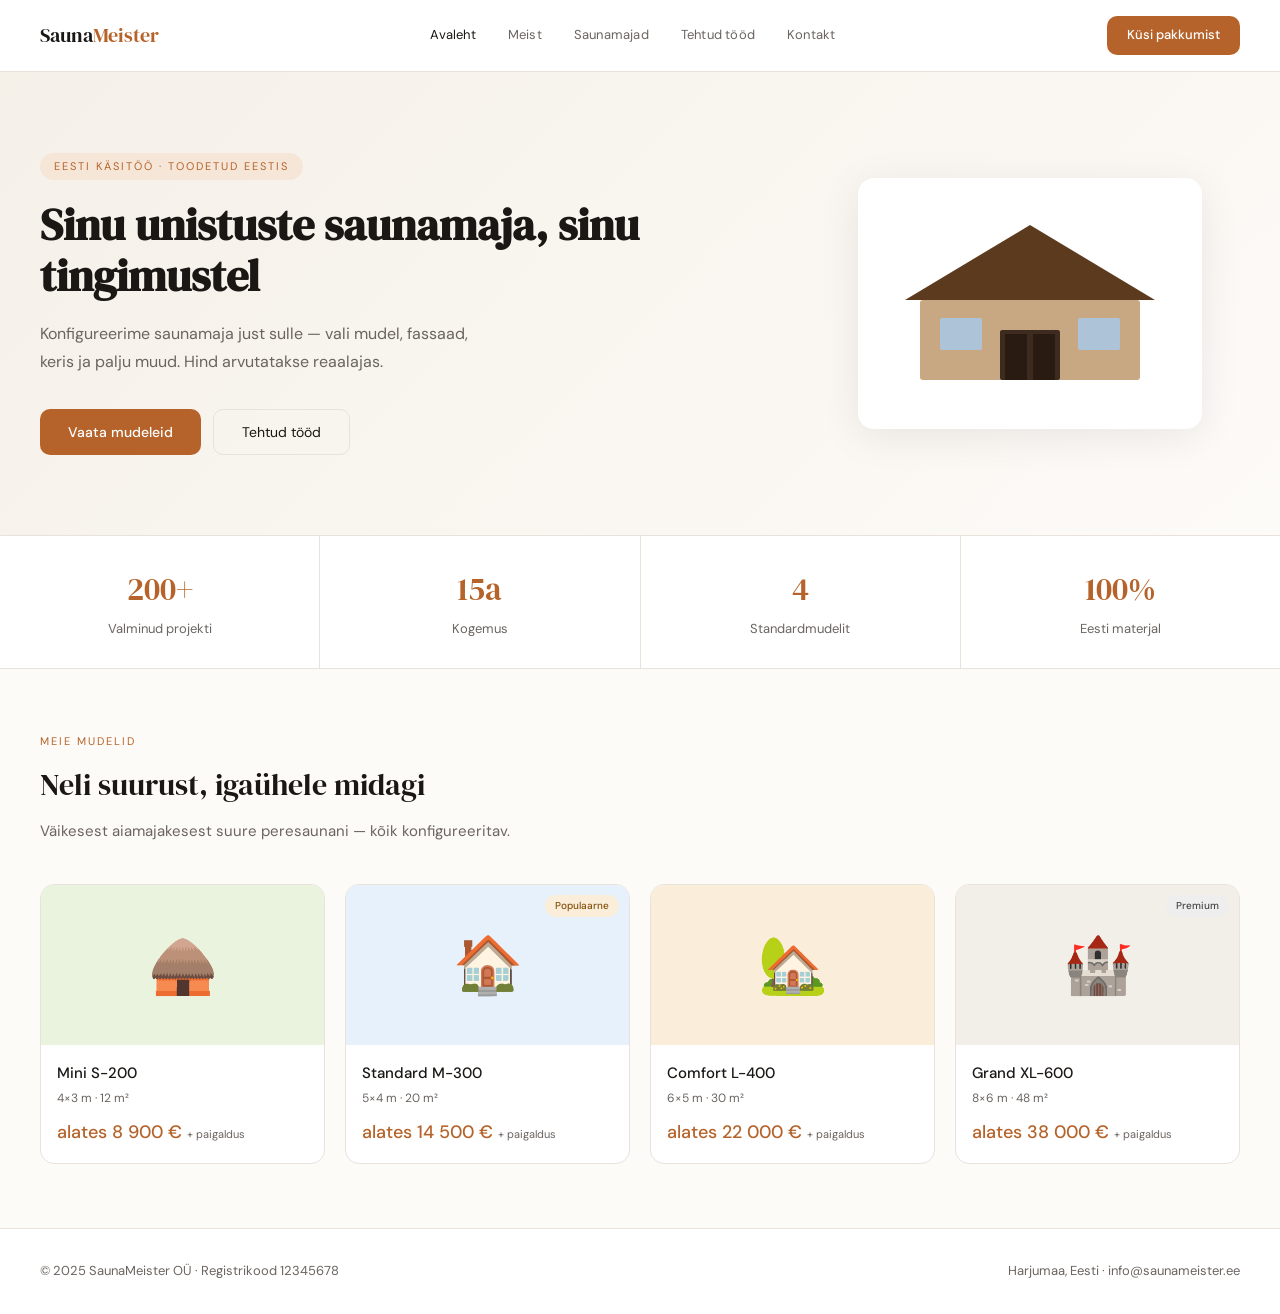
<file: saunamaja.html>
<!DOCTYPE html>
<html lang="et">
<head>
<meta charset="UTF-8">
<meta name="viewport" content="width=device-width, initial-scale=1.0">
<title>SaunaMeister — Eesti käsitöö saunamajad</title>
<link rel="preconnect" href="https://fonts.googleapis.com">
<link href="https://fonts.googleapis.com/css2?family=DM+Serif+Display&family=DM+Sans:wght@300;400;500&display=swap" rel="stylesheet">
<style>
*{box-sizing:border-box;margin:0;padding:0}
:root{
  --brown:#B5632A;
  --brown-dark:#8A4820;
  --text:#1A1714;
  --text-sec:#6B6460;
  --border:#E8E2DB;
  --bg:#FDFBF8;
  --bg2:#F5F0E8;
  --white:#fff;
  --radius:10px;
}
body{font-family:'DM Sans',sans-serif;background:var(--bg);color:var(--text);line-height:1.6}
a{text-decoration:none;color:inherit}

/* NAV */
nav{display:flex;align-items:center;justify-content:space-between;padding:16px 40px;background:var(--white);border-bottom:1px solid var(--border);position:sticky;top:0;z-index:100}
.logo{font-family:'DM Serif Display',serif;font-size:20px;color:var(--text)}
.logo span{color:var(--brown)}
.nav-links{display:flex;gap:32px}
.nav-links a{font-size:13px;color:var(--text-sec);letter-spacing:0.2px}
.nav-links a:hover,.nav-links a.active{color:var(--text)}
.nav-cta{padding:9px 20px;background:var(--brown);color:#fff;border-radius:var(--radius);font-size:13px;font-weight:500}
.nav-cta:hover{background:var(--brown-dark)}

/* HERO */
.hero{padding:80px 40px;background:linear-gradient(135deg,var(--bg2) 0%,var(--bg) 100%);display:flex;align-items:center;gap:60px}
.hero-text{flex:1}
.hero-badge{display:inline-block;font-size:11px;letter-spacing:2px;text-transform:uppercase;color:var(--brown);background:#F5E6D8;padding:5px 14px;border-radius:20px;margin-bottom:20px}
.hero h1{font-family:'DM Serif Display',serif;font-size:44px;line-height:1.15;margin-bottom:18px;color:var(--text)}
.hero p{font-size:16px;color:var(--text-sec);max-width:440px;margin-bottom:32px;line-height:1.8}
.hero-btns{display:flex;gap:12px}
.btn-primary{padding:13px 28px;background:var(--brown);color:#fff;border:none;border-radius:var(--radius);font-size:14px;font-weight:500;cursor:pointer;font-family:inherit}
.btn-primary:hover{background:var(--brown-dark)}
.btn-outline{padding:13px 28px;background:transparent;color:var(--text);border:1px solid var(--border);border-radius:var(--radius);font-size:14px;cursor:pointer;font-family:inherit}
.btn-outline:hover{border-color:var(--text)}
.hero-visual{flex:0 0 420px;display:flex;align-items:center;justify-content:center}
.hero-svg-wrap{background:var(--white);border-radius:16px;padding:32px;box-shadow:0 8px 40px rgba(0,0,0,0.08)}

/* STATS */
.stats{display:flex;gap:0;border-top:1px solid var(--border);border-bottom:1px solid var(--border);background:var(--white)}
.stat{flex:1;padding:28px 40px;text-align:center;border-right:1px solid var(--border)}
.stat:last-child{border-right:none}
.stat-num{font-family:'DM Serif Display',serif;font-size:32px;color:var(--brown);margin-bottom:4px}
.stat-label{font-size:13px;color:var(--text-sec)}

/* SECTIONS */
.section{padding:64px 40px}
.section-label{font-size:11px;letter-spacing:2px;text-transform:uppercase;color:var(--brown);margin-bottom:10px}
.section-h2{font-family:'DM Serif Display',serif;font-size:30px;color:var(--text);margin-bottom:10px}
.section-sub{font-size:15px;color:var(--text-sec);margin-bottom:40px;line-height:1.7}

/* MODELS */
.models-grid{display:grid;grid-template-columns:repeat(4,1fr);gap:20px}
.model-card{border:1px solid var(--border);border-radius:14px;overflow:hidden;cursor:pointer;background:var(--white);transition:all 0.2s}
.model-card:hover{transform:translateY(-3px);box-shadow:0 12px 32px rgba(0,0,0,0.08)}
.model-card.selected{border:2px solid var(--brown);box-shadow:0 0 0 3px rgba(181,99,42,0.12)}
.model-thumb{height:160px;display:flex;align-items:center;justify-content:center;font-size:56px;position:relative}
.m1{background:#EAF3DE}.m2{background:#E6F1FB}.m3{background:#FAEEDA}.m4{background:#F1EFE8}
.badge{position:absolute;top:10px;right:10px;font-size:10px;padding:3px 10px;border-radius:20px;font-weight:500}
.badge-pop{background:#FAEEDA;color:#854F0B}
.badge-pre{background:#EEE;color:#444}
.model-info{padding:16px}
.model-info h3{font-size:15px;font-weight:500;margin-bottom:4px}
.model-meta{font-size:12px;color:var(--text-sec);margin-bottom:10px}
.model-price{font-size:18px;font-weight:500;color:var(--brown)}
.model-price span{font-size:11px;font-weight:400;color:var(--text-sec)}

/* KONFIG */
.config-section{background:var(--bg2);padding:64px 40px}
.config-inner{display:grid;grid-template-columns:1fr 360px;gap:40px}
.config-visual-box{background:var(--white);border-radius:14px;padding:32px;text-align:center;border:1px solid var(--border);margin-bottom:20px}
.config-specs{display:grid;grid-template-columns:1fr 1fr;gap:10px}
.spec{background:var(--white);border:1px solid var(--border);border-radius:10px;padding:12px 16px}
.spec-label{font-size:11px;color:var(--text-sec);margin-bottom:2px}
.spec-val{font-size:14px;font-weight:500}
.config-card{background:var(--white);border:1px solid var(--border);border-radius:12px;padding:20px;margin-bottom:14px}
.config-card h4{font-size:13px;font-weight:500;margin-bottom:14px;color:var(--text-sec);text-transform:uppercase;letter-spacing:0.8px}
.opts{display:flex;flex-wrap:wrap;gap:8px}
.opt{padding:7px 16px;border:1px solid var(--border);border-radius:20px;font-size:12px;cursor:pointer;background:var(--white);color:var(--text-sec);font-family:inherit;transition:all 0.15s}
.opt:hover{border-color:var(--brown);color:var(--brown)}
.opt.active{background:var(--brown);border-color:var(--brown);color:#fff}
.color-dot{width:26px;height:26px;border-radius:50%;border:2px solid transparent;cursor:pointer;transition:all 0.15s}
.color-dot.active{outline:2.5px solid var(--brown);outline-offset:2px}
.price-box{background:var(--white);border:1px solid var(--border);border-radius:12px;padding:20px}
.price-row{display:flex;justify-content:space-between;font-size:13px;color:var(--text-sec);padding:5px 0}
.price-row.total{font-size:17px;font-weight:500;color:var(--text);border-top:1px solid var(--border);padding-top:14px;margin-top:10px}
.cta-btn{width:100%;padding:14px;background:var(--brown);color:#fff;border:none;border-radius:10px;font-size:14px;font-weight:500;cursor:pointer;margin-top:16px;font-family:inherit}
.cta-btn:hover{background:var(--brown-dark)}
select{width:100%;padding:8px 12px;border:1px solid var(--border);border-radius:8px;font-size:13px;background:var(--white);font-family:inherit;color:var(--text)}

/* GALLERY */
.gallery-grid{display:grid;grid-template-columns:repeat(3,1fr);gap:16px}
.gallery-item{border-radius:12px;overflow:hidden;background:var(--bg2);height:200px;display:flex;align-items:center;justify-content:center;font-size:48px;border:1px solid var(--border)}

/* CONTACT */
.contact-section{background:var(--white);padding:64px 40px}
.contact-inner{display:grid;grid-template-columns:1fr 1fr;gap:60px;max-width:900px;margin:0 auto}
.contact-info p{font-size:15px;color:var(--text-sec);line-height:1.8;margin-bottom:20px}
.contact-detail{display:flex;gap:10px;align-items:center;font-size:14px;color:var(--text-sec);margin-bottom:10px}
.contact-form{display:flex;flex-direction:column;gap:12px}
.contact-form input,.contact-form textarea{padding:11px 14px;border:1px solid var(--border);border-radius:8px;font-size:14px;font-family:inherit;background:var(--bg);outline:none}
.contact-form input:focus,.contact-form textarea:focus{border-color:var(--brown)}
.contact-form textarea{resize:vertical;min-height:120px}

/* FOOTER */
footer{padding:32px 40px;border-top:1px solid var(--border);display:flex;justify-content:space-between;align-items:center;background:var(--white)}
footer p{font-size:13px;color:var(--text-sec)}

/* PAGE SYSTEM */
.page{display:none}
.page.active{display:block}
</style>
</head>
<body>

<nav>
  <div class="logo">Sauna<span>Meister</span></div>
  <div class="nav-links">
    <a onclick="showPage('avaleht')" class="active" id="nav-avaleht">Avaleht</a>
    <a onclick="showPage('meist')" id="nav-meist">Meist</a>
    <a onclick="showPage('saunamajad')" id="nav-saunamajad">Saunamajad</a>
    <a onclick="showPage('tood')" id="nav-tood">Tehtud tööd</a>
    <a onclick="showPage('kontakt')" id="nav-kontakt">Kontakt</a>
  </div>
  <a class="nav-cta" onclick="showPage('kontakt')">Küsi pakkumist</a>
</nav>

<!-- AVALEHT -->
<div class="page active" id="page-avaleht">
  <div class="hero">
    <div class="hero-text">
      <div class="hero-badge">Eesti käsitöö · Toodetud Eestis</div>
      <h1>Sinu unistuste saunamaja, sinu tingimustel</h1>
      <p>Konfigureerime saunamaja just sulle — vali mudel, fassaad, keris ja palju muud. Hind arvutatakse reaalajas.</p>
      <div class="hero-btns">
        <button class="btn-primary" onclick="showPage('saunamajad')">Vaata mudeleid</button>
        <button class="btn-outline" onclick="showPage('tood')">Tehtud tööd</button>
      </div>
    </div>
    <div class="hero-visual">
      <div class="hero-svg-wrap">
        <svg viewBox="0 0 280 180" width="280" xmlns="http://www.w3.org/2000/svg">
          <rect x="30" y="90" width="220" height="80" rx="3" fill="#C8A882"/>
          <polygon points="140,15 15,90 265,90" fill="#5C3A1E"/>
          <rect x="110" y="120" width="60" height="50" rx="2" fill="#3D2B1F"/>
          <rect x="50" y="108" width="42" height="32" rx="2" fill="#A8C8E8" opacity="0.85"/>
          <rect x="188" y="108" width="42" height="32" rx="2" fill="#A8C8E8" opacity="0.85"/>
          <rect x="115" y="124" width="22" height="46" fill="#2A1B12"/>
          <rect x="143" y="124" width="22" height="46" fill="#2A1B12"/>
        </svg>
      </div>
    </div>
  </div>

  <div class="stats">
    <div class="stat"><div class="stat-num">200+</div><div class="stat-label">Valminud projekti</div></div>
    <div class="stat"><div class="stat-num">15a</div><div class="stat-label">Kogemus</div></div>
    <div class="stat"><div class="stat-num">4</div><div class="stat-label">Standardmudelit</div></div>
    <div class="stat"><div class="stat-num">100%</div><div class="stat-label">Eesti materjal</div></div>
  </div>

  <div class="section">
    <div class="section-label">Meie mudelid</div>
    <div class="section-h2">Neli suurust, igaühele midagi</div>
    <div class="section-sub">Väikesest aiamajakesest suure peresaunani — kõik konfigureeritav.</div>
    <div class="models-grid">
      <div class="model-card" onclick="showPage('saunamajad')">
        <div class="model-thumb m1">🛖</div>
        <div class="model-info"><h3>Mini S-200</h3><div class="model-meta">4×3 m · 12 m²</div><div class="model-price">alates 8 900 € <span>+ paigaldus</span></div></div>
      </div>
      <div class="model-card" onclick="showPage('saunamajad')">
        <div class="model-thumb m2"><span class="badge badge-pop">Populaarne</span>🏠</div>
        <div class="model-info"><h3>Standard M-300</h3><div class="model-meta">5×4 m · 20 m²</div><div class="model-price">alates 14 500 € <span>+ paigaldus</span></div></div>
      </div>
      <div class="model-card" onclick="showPage('saunamajad')">
        <div class="model-thumb m3">🏡</div>
        <div class="model-info"><h3>Comfort L-400</h3><div class="model-meta">6×5 m · 30 m²</div><div class="model-price">alates 22 000 € <span>+ paigaldus</span></div></div>
      </div>
      <div class="model-card" onclick="showPage('saunamajad')">
        <div class="model-thumb m4"><span class="badge badge-pre">Premium</span>🏰</div>
        <div class="model-info"><h3>Grand XL-600</h3><div class="model-meta">8×6 m · 48 m²</div><div class="model-price">alates 38 000 € <span>+ paigaldus</span></div></div>
      </div>
    </div>
  </div>
</div>

<!-- MEIST -->
<div class="page" id="page-meist">
  <div class="section">
    <div class="section-label">Meist</div>
    <div class="section-h2">SaunaMeister OÜ</div>
    <div class="section-sub">Oleme ehitanud Eesti kvaliteetsemaid saunamaju üle 15 aasta. Meie tiim koosneb kogenud puuseppadest ja ehitusmeisteritest, kes armastavad oma tööd.</div>
    <div style="display:grid;grid-template-columns:1fr 1fr;gap:40px;margin-top:32px">
      <div>
        <h3 style="font-family:'DM Serif Display',serif;font-size:22px;margin-bottom:16px">Meie väärtused</h3>
        <p style="color:var(--text-sec);font-size:15px;line-height:1.8;margin-bottom:12px">✓ &nbsp;100% Eesti päritolu materjal</p>
        <p style="color:var(--text-sec);font-size:15px;line-height:1.8;margin-bottom:12px">✓ &nbsp;Käsitöö kvaliteet igal tootel</p>
        <p style="color:var(--text-sec);font-size:15px;line-height:1.8;margin-bottom:12px">✓ &nbsp;5-aastane garantii konstruktsioonile</p>
        <p style="color:var(--text-sec);font-size:15px;line-height:1.8">✓ &nbsp;Transport ja paigaldus üle Eesti</p>
      </div>
      <div style="background:var(--bg2);border-radius:14px;height:280px;display:flex;align-items:center;justify-content:center;font-size:80px">🏗️</div>
    </div>
  </div>
</div>

<!-- SAUNAMAJAD / KONFIG -->
<div class="page" id="page-saunamajad">
  <div class="section">
    <div class="section-label">Meie mudelid</div>
    <div class="section-h2">Vali saunamaja mudel</div>
    <div class="section-sub">Kliki mudelil — konfigureerimise tööriist uuendub automaatselt.</div>
    <div class="models-grid">
      <div class="model-card" onclick="selectModel(1)" id="mc1">
        <div class="model-thumb m1">🛖</div>
        <div class="model-info"><h3>Mini S-200</h3><div class="model-meta">4×3 m · 12 m² · 2 ruumi</div><div class="model-price">alates 8 900 € <span>+ paigaldus</span></div></div>
      </div>
      <div class="model-card selected" onclick="selectModel(2)" id="mc2">
        <div class="model-thumb m2"><span class="badge badge-pop">Populaarne</span>🏠</div>
        <div class="model-info"><h3>Standard M-300</h3><div class="model-meta">5×4 m · 20 m² · 3 ruumi</div><div class="model-price">alates 14 500 € <span>+ paigaldus</span></div></div>
      </div>
      <div class="model-card" onclick="selectModel(3)" id="mc3">
        <div class="model-thumb m3">🏡</div>
        <div class="model-info"><h3>Comfort L-400</h3><div class="model-meta">6×5 m · 30 m² · 4 ruumi</div><div class="model-price">alates 22 000 € <span>+ paigaldus</span></div></div>
      </div>
      <div class="model-card" onclick="selectModel(4)" id="mc4">
        <div class="model-thumb m4"><span class="badge badge-pre">Premium</span>🏰</div>
        <div class="model-info"><h3>Grand XL-600</h3><div class="model-meta">8×6 m · 48 m² · 5 ruumi</div><div class="model-price">alates 38 000 € <span>+ paigaldus</span></div></div>
      </div>
    </div>
  </div>

  <div class="config-section">
    <div class="section-label">Konfigureerimise tööriist</div>
    <div class="section-h2" style="margin-bottom:8px">Kohanda oma saunamaja</div>
    <div class="section-sub">Muuda valikuid — pilt ja hind uuenduvad automaatselt.</div>
    <div class="config-inner">
      <div>
        <div class="config-visual-box">
          <svg id="houseSvg" viewBox="0 0 300 200" width="100%" style="max-width:300px" xmlns="http://www.w3.org/2000/svg">
            <rect x="40" y="100" width="220" height="90" rx="2" id="houseBody" fill="#C8A882"/>
            <polygon points="150,20 20,100 280,100" id="houseRoof" fill="#5C3A1E"/>
            <rect x="120" y="130" width="60" height="60" rx="2" fill="#3D2B1F"/>
            <rect x="60" y="120" width="40" height="35" rx="2" fill="#A8C8E8" opacity="0.8"/>
            <rect x="200" y="120" width="40" height="35" rx="2" fill="#A8C8E8" opacity="0.8"/>
            <rect x="125" y="133" width="22" height="55" rx="1" fill="#2A1B12"/>
            <rect x="153" y="133" width="22" height="55" rx="1" fill="#2A1B12"/>
          </svg>
        </div>
        <div class="config-specs">
          <div class="spec"><div class="spec-label">Mudel</div><div class="spec-val" id="specMudel">Standard M-300</div></div>
          <div class="spec"><div class="spec-label">Pindala</div><div class="spec-val" id="specPindala">20 m²</div></div>
          <div class="spec"><div class="spec-label">Mõõdud</div><div class="spec-val" id="specMoodud">5 × 4 m</div></div>
          <div class="spec"><div class="spec-label">Ruumid</div><div class="spec-val" id="specRuumid">Eeskoda, pesu, leili</div></div>
        </div>
      </div>
      <div>
        <div class="config-card">
          <h4>Raam</h4>
          <div class="opts">
            <button class="opt active" onclick="pick(this,'raam','Puit',0)">🪵 Puit</button>
            <button class="opt" onclick="pick(this,'raam','Metall',800)">⚙️ Metall (+800 €)</button>
          </div>
        </div>
        <div class="config-card">
          <h4>Fassaad</h4>
          <div class="opts">
            <button class="opt active" onclick="pick(this,'fassaad','Laudis',0);setFassaad('laudis')">Laudis</button>
            <button class="opt" onclick="pick(this,'fassaad','Väärispuit',1500);setFassaad('vaarispuit')">Väärispuit (+1 500 €)</button>
            <button class="opt" onclick="pick(this,'fassaad','Peegelklaas',4500);setFassaad('peegelklaas')">Peegelklaas (+4 500 €)</button>
            <button class="opt" onclick="pick(this,'fassaad','Klaas',3200);setFassaad('klaas')">Klaas (+3 200 €)</button>
          </div>
          <div style="margin-top:14px" id="colorRow">
            <div style="font-size:12px;color:var(--text-sec);margin-bottom:8px">Värvus</div>
            <div class="opts">
              <div class="color-dot active" style="background:#C8A882" onclick="setColor('#C8A882','#5C3A1E',this)" title="Loomulik"></div>
              <div class="color-dot" style="background:#8B6914" onclick="setColor('#8B6914','#3D2810',this)" title="Tumepruun"></div>
              <div class="color-dot" style="background:#4A5C4A" onclick="setColor('#4A5C4A','#2A3A2A',this)" title="Männiroheline"></div>
              <div class="color-dot" style="background:#2C2C2A" onclick="setColor('#2C2C2A','#111',this)" title="Antratsiit"></div>
              <div class="color-dot" style="background:#B8B8A8" onclick="setColor('#B8B8A8','#7A7A6A',this)" title="Hall"></div>
              <div class="color-dot" style="background:#D4C4A8" onclick="setColor('#D4C4A8','#8A7050',this)" title="Hele beež"></div>
            </div>
          </div>
        </div>
        <div class="config-card">
          <h4>Lava</h4>
          <div class="opts">
            <button class="opt active" onclick="pick(this,'lava','Tavalaud',0)">Tavalaud</button>
            <button class="opt" onclick="pick(this,'lava','Termopuit',650)">Termopuit (+650 €)</button>
          </div>
        </div>
        <div class="config-card">
          <h4>Põrand</h4>
          <div class="opts">
            <button class="opt active" onclick="pick(this,'porand','Vinüül',0)">Vinüül</button>
            <button class="opt" onclick="pick(this,'porand','Plaat',900)">Plaat (+900 €)</button>
            <button class="opt" onclick="pick(this,'porand','Mikrotsement',1400)">Mikrotsement (+1 400 €)</button>
          </div>
        </div>
        <div class="config-card">
          <h4>Keris</h4>
          <div class="opts">
            <button class="opt active" onclick="pick(this,'keris','Harvia M3',0)">Harvia M3</button>
            <button class="opt" onclick="pick(this,'keris','Harvia Legend 150',800)">Legend 150 (+800 €)</button>
            <button class="opt" onclick="pick(this,'keris','Narvi 20',1200)">Narvi 20 (+1 200 €)</button>
            <button class="opt" onclick="pick(this,'keris','Huum Hive',1800)">Huum Hive (+1 800 €)</button>
          </div>
        </div>
        <div class="config-card">
          <h4>Transport ja paigaldus</h4>
          <select onchange="setTransport(this)">
            <option value="0">Vali piirkond...</option>
            <option value="0">Harjumaa — 0 €</option>
            <option value="350">Läänemaa — 350 €</option>
            <option value="420">Tartumaa — 420 €</option>
            <option value="490">Pärnumaa — 490 €</option>
            <option value="580">Ida-Virumaa — 580 €</option>
            <option value="650">Saaremaa — 650 €</option>
            <option value="750">Muud piirkonnad — 750 €</option>
          </select>
        </div>
        <div class="price-box">
          <div class="price-row"><span>Alusmudel</span><span id="basePrice">14 500 €</span></div>
          <div class="price-row" id="pr-raam" style="display:none"><span>Raam: Metall</span><span>+800 €</span></div>
          <div class="price-row" id="pr-fassaad" style="display:none"><span id="pr-fassaad-l"></span><span id="pr-fassaad-v"></span></div>
          <div class="price-row" id="pr-lava" style="display:none"><span>Lava: Termopuit</span><span>+650 €</span></div>
          <div class="price-row" id="pr-porand" style="display:none"><span id="pr-porand-l"></span><span id="pr-porand-v"></span></div>
          <div class="price-row" id="pr-keris" style="display:none"><span id="pr-keris-l"></span><span id="pr-keris-v"></span></div>
          <div class="price-row" id="pr-transport" style="display:none"><span id="pr-transport-l"></span><span id="pr-transport-v"></span></div>
          <div class="price-row total"><span>Kokku (ligikaudne)</span><span id="totalPrice">14 500 €</span></div>
          <button class="cta-btn" onclick="showPage('kontakt')">Küsi pakkumist ↗</button>
        </div>
      </div>
    </div>
  </div>
</div>

<!-- TEHTUD TÖÖD -->
<div class="page" id="page-tood">
  <div class="section">
    <div class="section-label">Galerii</div>
    <div class="section-h2">Tehtud tööd</div>
    <div class="section-sub">Mõned näited meie valminud projektidest üle Eesti.</div>
    <div class="gallery-grid">
      <div class="gallery-item">🛖</div>
      <div class="gallery-item">🏠</div>
      <div class="gallery-item">🏡</div>
      <div class="gallery-item">🏰</div>
      <div class="gallery-item">🛖</div>
      <div class="gallery-item">🏠</div>
    </div>
    <p style="font-size:13px;color:var(--text-sec);margin-top:20px;text-align:center">Siia tulevad päris fotod valminud projektidest</p>
  </div>
</div>

<!-- KONTAKT -->
<div class="page" id="page-kontakt">
  <div class="contact-section">
    <div class="section-label" style="text-align:center">Kontakt</div>
    <div class="section-h2" style="text-align:center;margin-bottom:40px">Võta ühendust</div>
    <div class="contact-inner">
      <div>
        <div class="contact-info">
          <p>Soovid pakkumist või on küsimusi? Kirjuta meile — vastame tavaliselt 24 tunni jooksul.</p>
        </div>
        <div class="contact-detail">📍 &nbsp;Harjumaa, Eesti</div>
        <div class="contact-detail">📞 &nbsp;+372 5XXX XXXX</div>
        <div class="contact-detail">✉️ &nbsp;info@saunameister.ee</div>
        <div class="contact-detail">🕐 &nbsp;E-R 8:00–17:00</div>
      </div>
      <div class="contact-form">
        <input type="text" placeholder="Nimi">
        <input type="email" placeholder="E-post">
        <input type="tel" placeholder="Telefon">
        <select style="padding:11px 14px;border:1px solid var(--border);border-radius:8px;font-size:14px;font-family:inherit;background:var(--bg)">
          <option>Huvitab mudel...</option>
          <option>Mini S-200</option>
          <option>Standard M-300</option>
          <option>Comfort L-400</option>
          <option>Grand XL-600</option>
        </select>
        <textarea placeholder="Sõnum / küsimused"></textarea>
        <button class="cta-btn">Saada päring ↗</button>
      </div>
    </div>
  </div>
</div>

<footer>
  <p>© 2025 SaunaMeister OÜ · Registrikood 12345678</p>
  <p>Harjumaa, Eesti · info@saunameister.ee</p>
</footer>

<script>
const modelData = [
  {name:'Mini S-200',size:'4×3 m',area:'12 m²',rooms:'Eeskoda, leili',base:8900},
  {name:'Standard M-300',size:'5×4 m',area:'20 m²',rooms:'Eeskoda, pesu, leili',base:14500},
  {name:'Comfort L-400',size:'6×5 m',area:'30 m²',rooms:'Eeskoda, pesu, leili, terass',base:22000},
  {name:'Grand XL-600',size:'8×6 m',area:'48 m²',rooms:'Eeskoda, pesu, leili, terrass, saal',base:38000}
];
let currentBase=14500;
let extras={raam:0,fassaad:0,lava:0,porand:0,keris:0,transport:0};

function showPage(id){
  document.querySelectorAll('.page').forEach(p=>p.classList.remove('active'));
  document.querySelectorAll('.nav-links a').forEach(a=>a.classList.remove('active'));
  document.getElementById('page-'+id).classList.add('active');
  document.getElementById('nav-'+id)&&document.getElementById('nav-'+id).classList.add('active');
  window.scrollTo(0,0);
}

function selectModel(n){
  [1,2,3,4].forEach(i=>document.getElementById('mc'+i).classList.remove('selected'));
  document.getElementById('mc'+n).classList.add('selected');
  const m=modelData[n-1];
  currentBase=m.base;
  document.getElementById('specMudel').textContent=m.name;
  document.getElementById('specPindala').textContent=m.area;
  document.getElementById('specMoodud').textContent=m.size;
  document.getElementById('specRuumid').textContent=m.rooms;
  document.getElementById('basePrice').textContent=m.base.toLocaleString()+' €';
  updatePrice();
}

function pick(btn,group,name,cost){
  btn.closest('.opts').querySelectorAll('.opt').forEach(b=>b.classList.remove('active'));
  btn.classList.add('active');
  extras[group]=cost;
  const row=document.getElementById('pr-'+group);
  if(row){
    if(cost>0){
      row.style.display='flex';
      const lEl=document.getElementById('pr-'+group+'-l');
      const vEl=document.getElementById('pr-'+group+'-v');
      if(lEl)lEl.textContent=group.charAt(0).toUpperCase()+group.slice(1)+': '+name;
      if(vEl)vEl.textContent='+'+cost.toLocaleString()+' €';
    }else{row.style.display='none'}
  }
  updatePrice();
}

function setFassaad(type){
  const cr=document.getElementById('colorRow');
  if(type==='laudis'||type==='vaarispuit'){cr.style.display='block'}
  else{
    cr.style.display='none';
    if(type==='peegelklaas'){document.getElementById('houseBody').setAttribute('fill','#A8C8E8');document.getElementById('houseBody').setAttribute('opacity','0.65')}
    else if(type==='klaas'){document.getElementById('houseBody').setAttribute('fill','#C8DDE8');document.getElementById('houseBody').setAttribute('opacity','0.8')}
  }
}

function setColor(body,roof,el){
  document.querySelectorAll('.color-dot').forEach(e=>e.classList.remove('active'));
  el.classList.add('active');
  document.getElementById('houseBody').setAttribute('fill',body);
  document.getElementById('houseBody').setAttribute('opacity','1');
  document.getElementById('houseRoof').setAttribute('fill',roof);
}

function setTransport(sel){
  const cost=parseInt(sel.value)||0;
  extras.transport=cost;
  const row=document.getElementById('pr-transport');
  if(cost>0){
    row.style.display='flex';
    document.getElementById('pr-transport-l').textContent='Transport: '+sel.options[sel.selectedIndex].text.split('—')[0].trim();
    document.getElementById('pr-transport-v').textContent='+'+cost+' €';
  }else{row.style.display='none'}
  updatePrice();
}

function updatePrice(){
  const total=currentBase+Object.values(extras).reduce((a,b)=>a+b,0);
  document.getElementById('totalPrice').textContent=total.toLocaleString()+' €';
}
</script>
</body>
</html>
</file>
